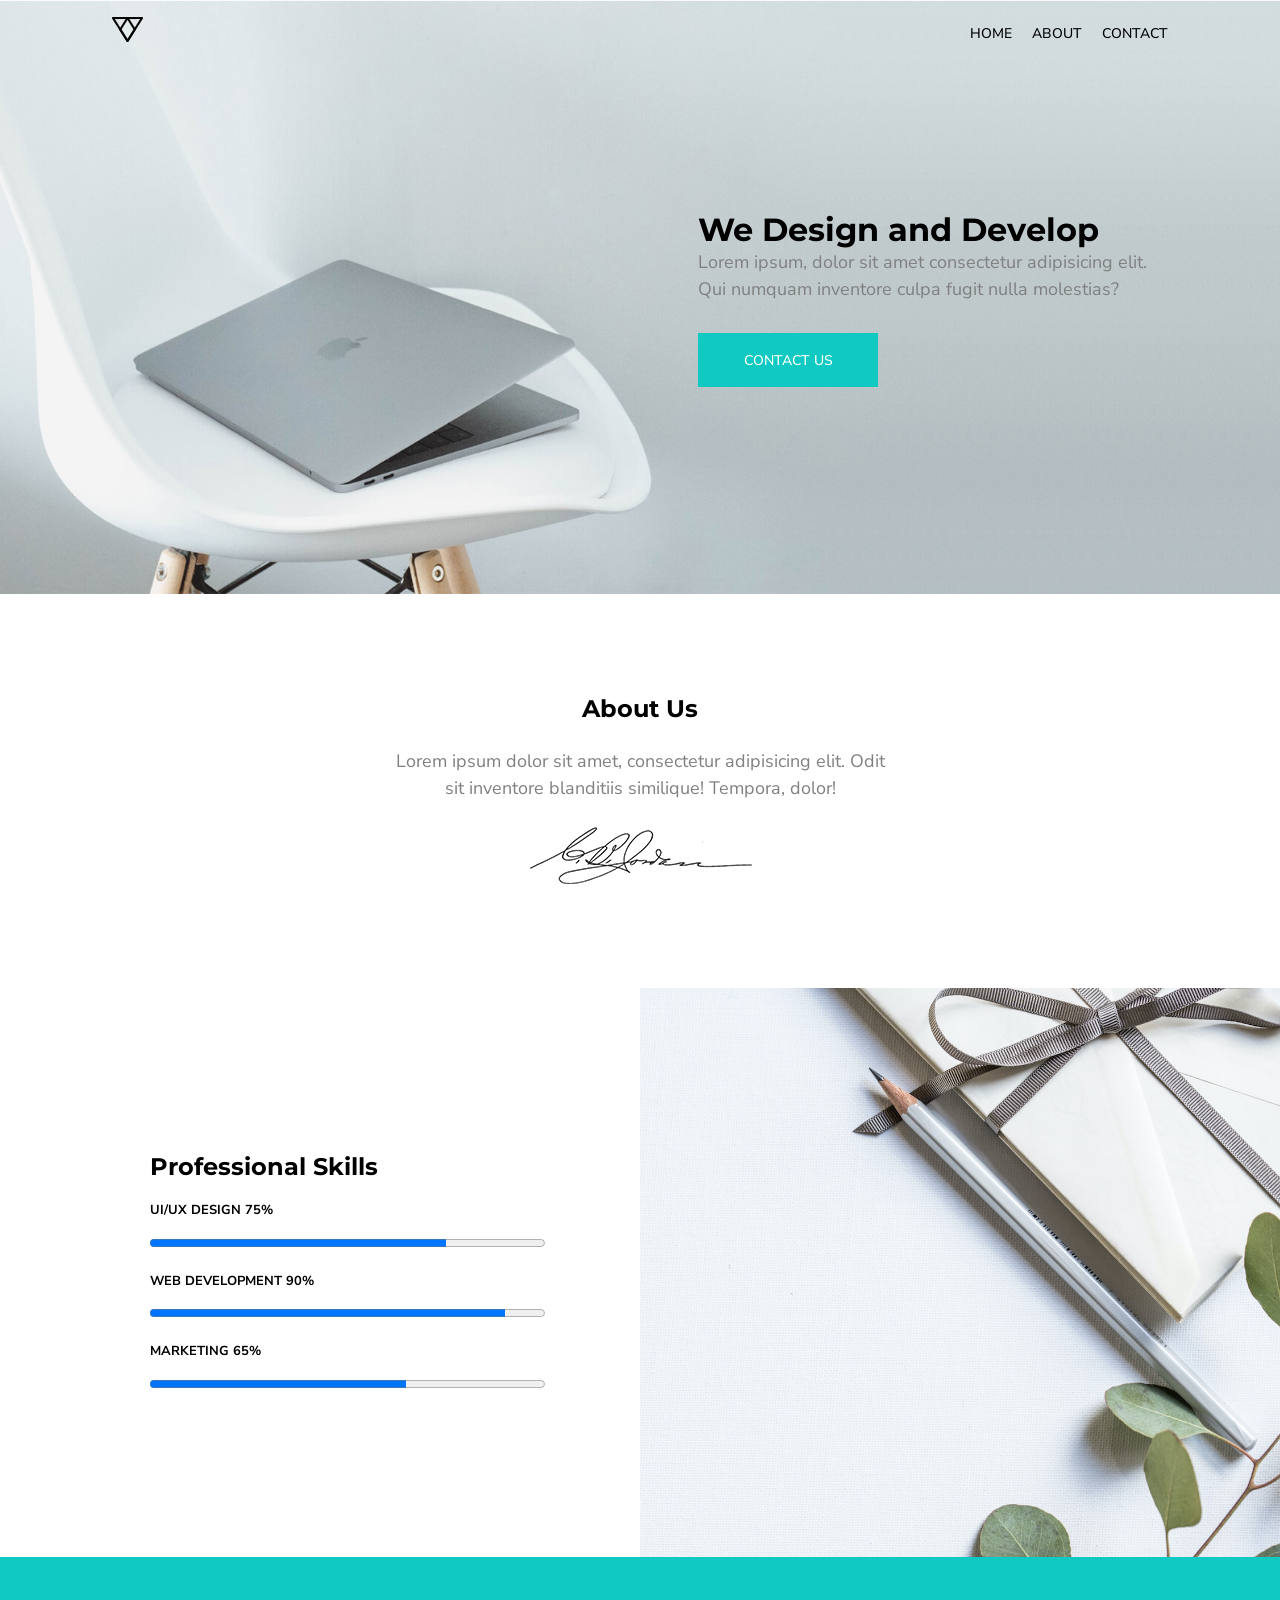
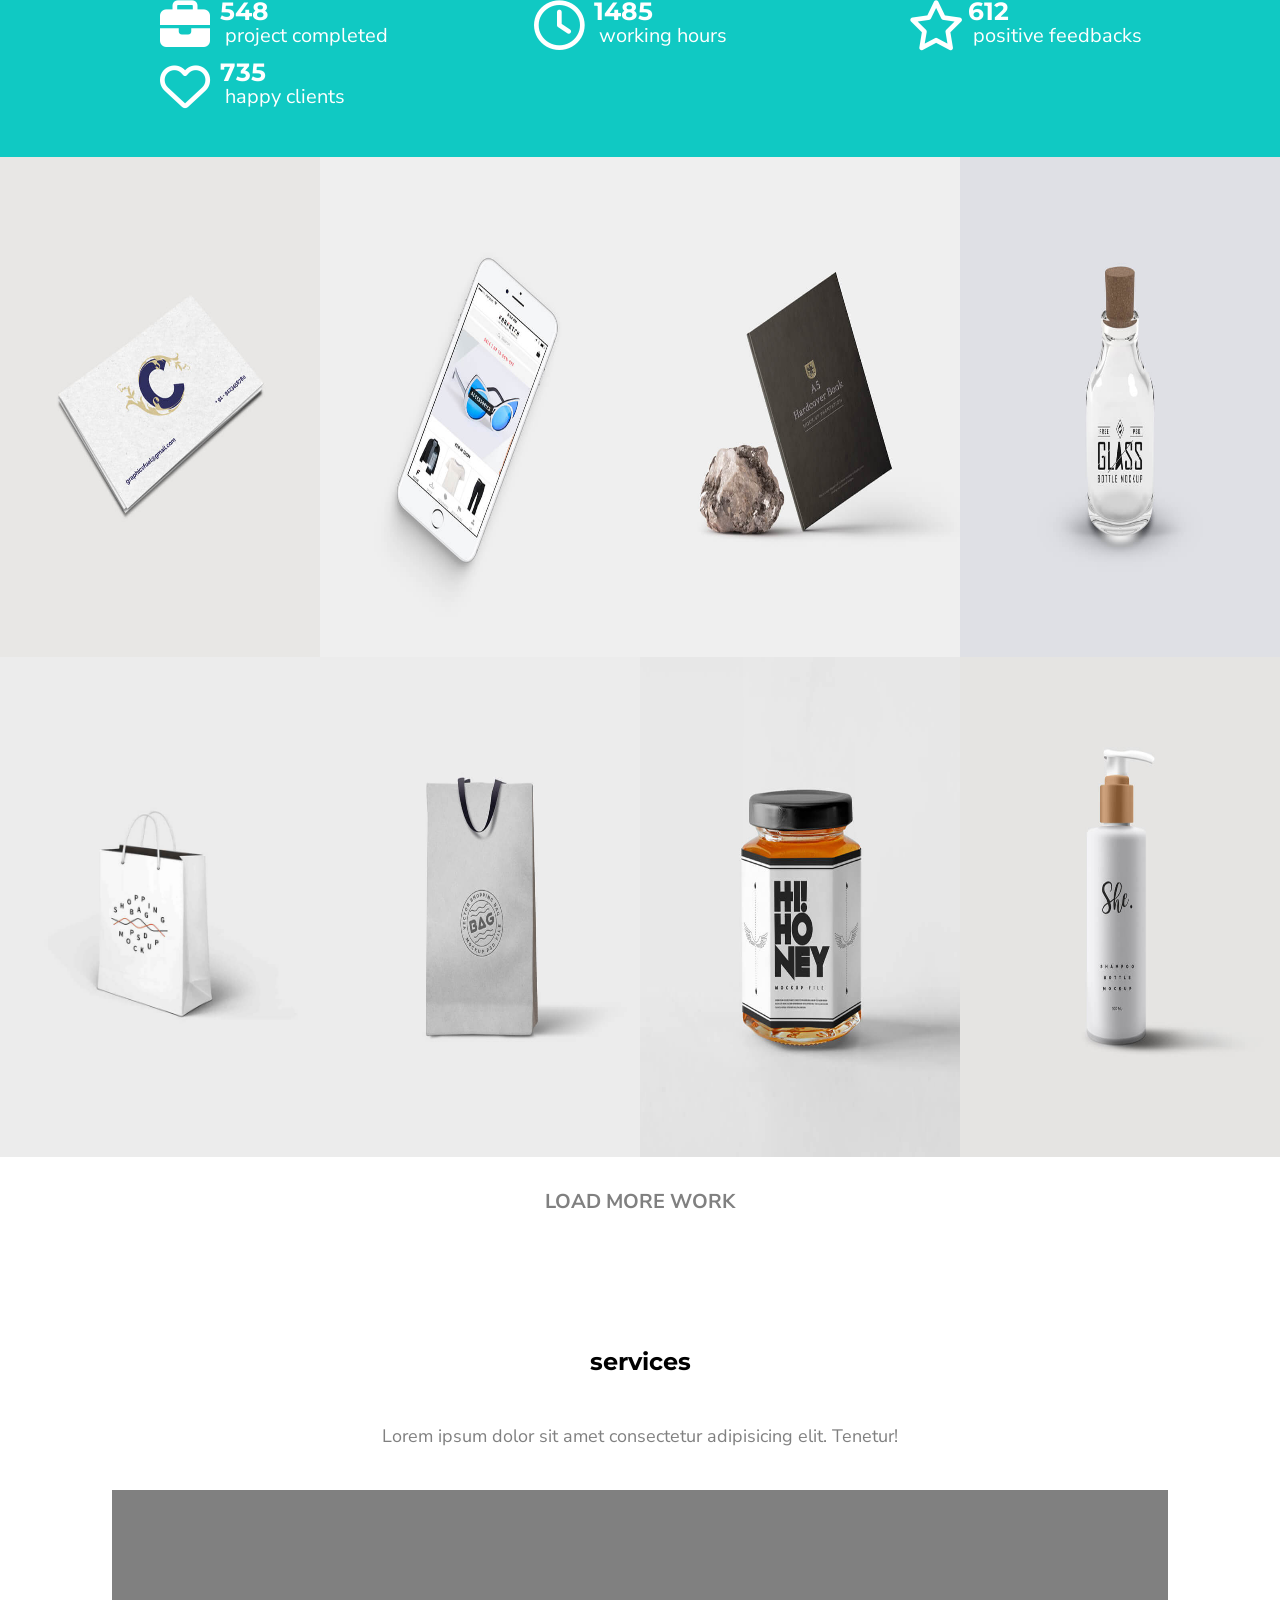
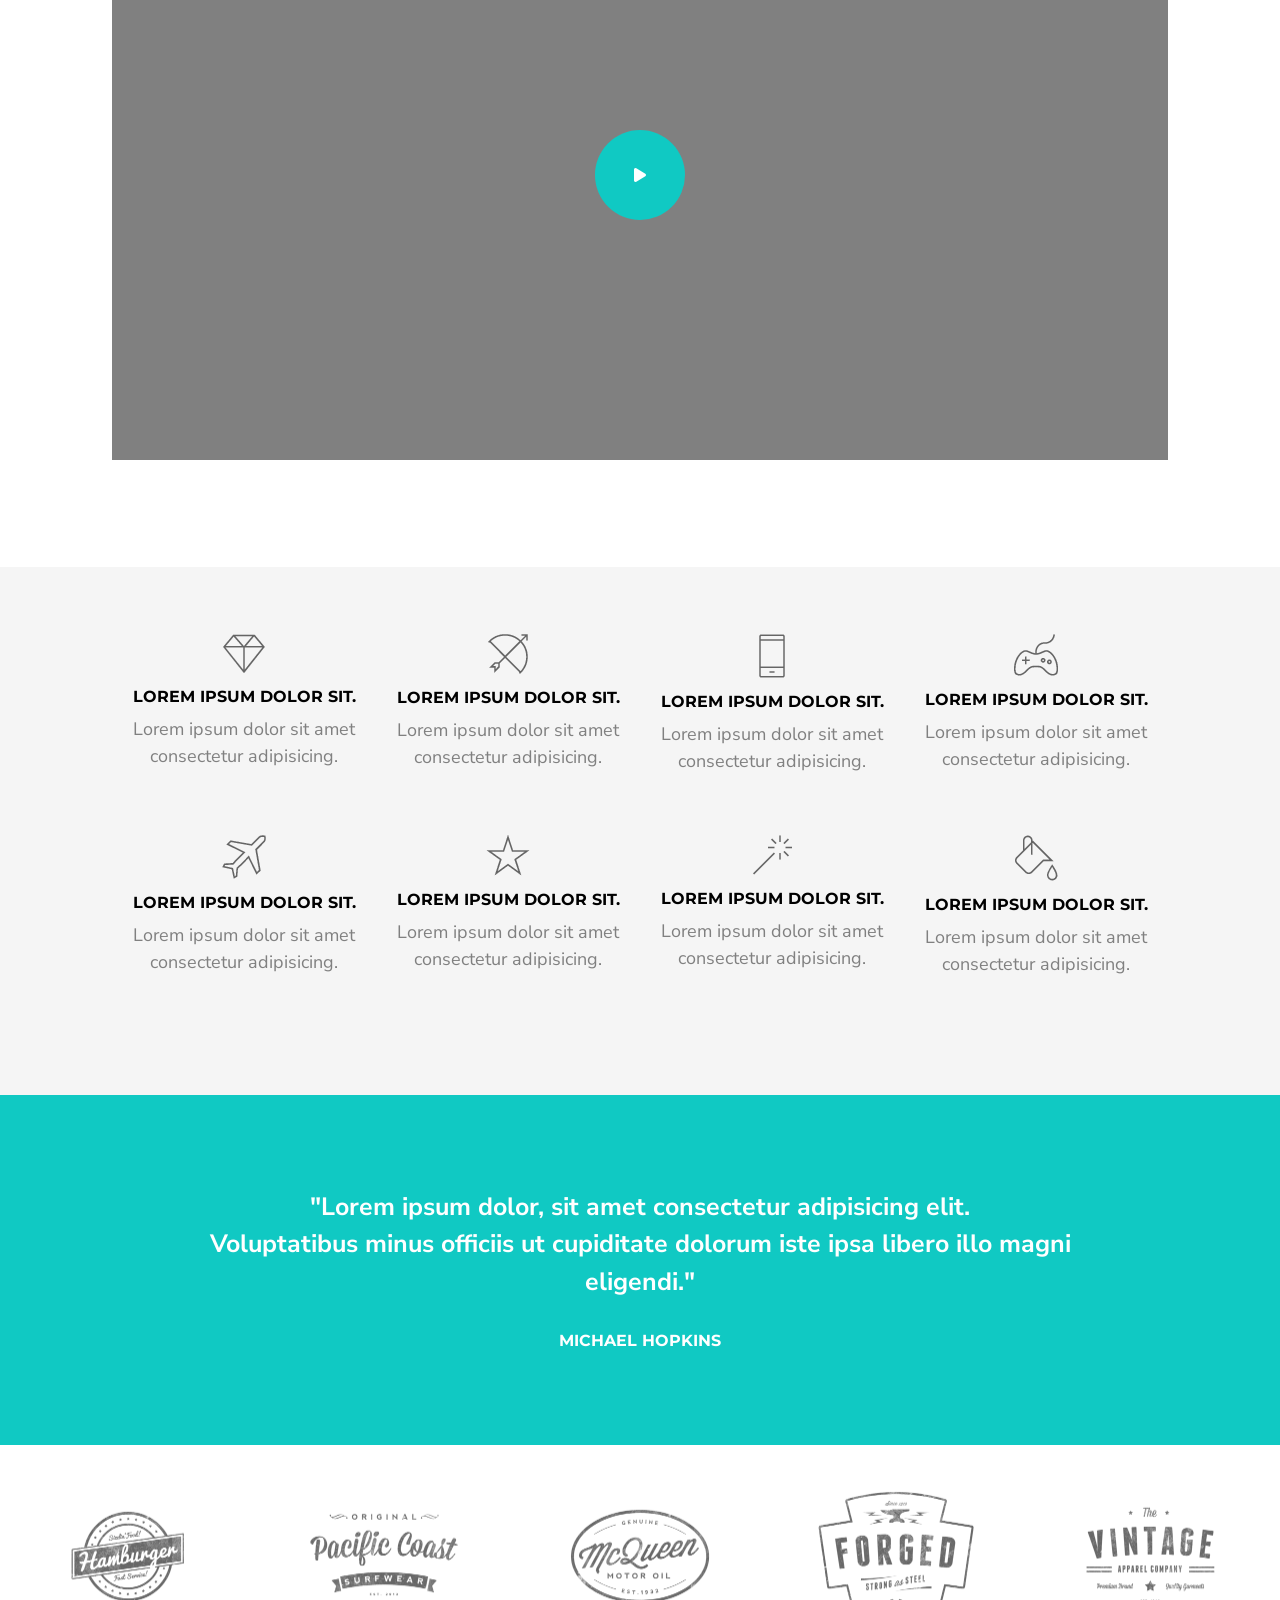
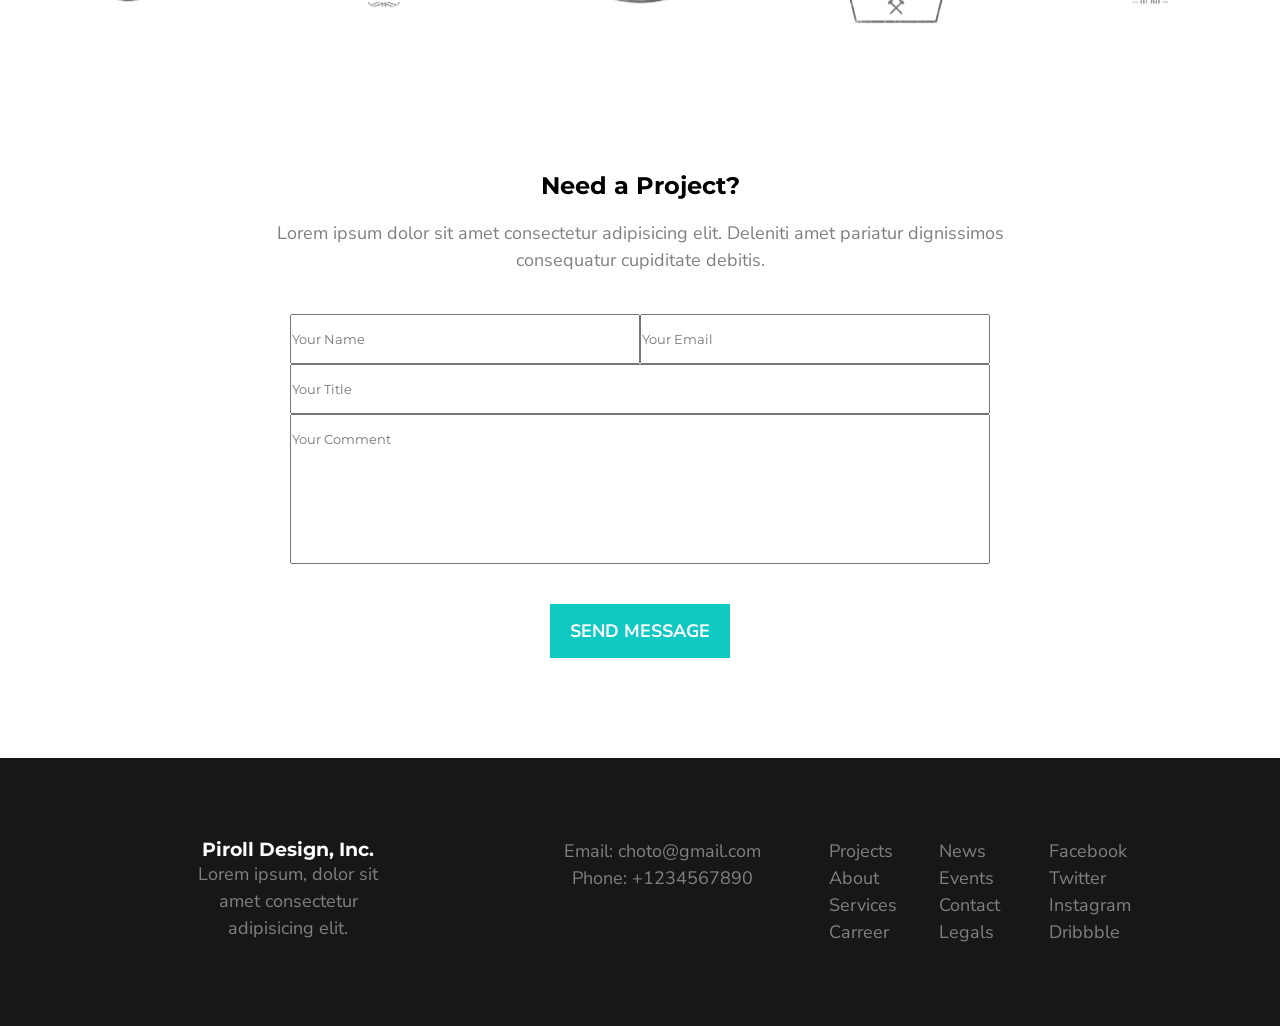
<file: index.html>
<!DOCTYPE html>
<html lang="en">

<head>
    <meta charset="UTF-8">
    <meta name="viewport" content="width=, initial-scale=1.0">
    <title>index</title>
    <link rel="stylesheet" href="https://cdnjs.cloudflare.com/ajax/libs/font-awesome/6.4.2/css/all.min.css"
        integrity="sha512-z3gLpd7yknf1YoNbCzqRKc4qyor8gaKU1qmn+CShxbuBusANI9QpRohGBreCFkKxLhei6S9CQXFEbbKuqLg0DA=="
        crossorigin="anonymous" referrerpolicy="no-referrer" />
    <link rel="preconnect" href="https://fonts.googleapis.com">
    <link rel="preconnect" href="https://fonts.gstatic.com" crossorigin>
    <link
        href="https://fonts.googleapis.com/css2?family=Montserrat:ital,wght@0,100;0,200;0,300;0,400;0,500;0,600;0,700;0,800;0,900;1,100;1,200;1,300;1,400;1,500;1,600;1,700;1,800;1,900&family=Nunito+Sans:ital,opsz,wght@0,6..12,200;0,6..12,300;0,6..12,400;0,6..12,500;0,6..12,600;0,6..12,700;0,6..12,800;0,6..12,900;0,6..12,1000;1,6..12,200;1,6..12,300;1,6..12,400;1,6..12,500;1,6..12,600;1,6..12,700;1,6..12,800;1,6..12,900;1,6..12,1000&display=swap"
        rel="stylesheet">
    <link rel="stylesheet" href="css/style.css">
</head>

<body>
    <div class="wrap">
        <header class="header">
            <div class="container">
                <nav class="nav">
                    <a class="logo" href="index.html"><img src="img/logo.png" alt=""></a>
                    <ul class="top-menu">
                        <li><a href="home.html">Home</a></li>
                        <li><a href="about.html">About</a></li>
                        <li><a href="contact.html">contact</a></li>
                    </ul>
                </nav>
                <div class="header-block">
                    <div class="header-text">
                        <h1>We Design and Develop</h1>
                        <p>Lorem ipsum, dolor sit amet consectetur adipisicing elit. Qui numquam inventore culpa fugit
                            nulla molestias?</p>
                        <a class="btn-contact" href="#">Contact us</a>
                    </div>
                </div>
            </div>
        </header>
        <main class="main">
            <section>
                <h2 class="hidden">About Us</h2>
                <div class="about">
                    <h2 class="title">About Us</h2>
                    <p class="about-text">Lorem ipsum dolor sit amet, consectetur adipisicing elit. Odit sit inventore
                        blanditiis similique! Tempora, dolor!</p>
                    <img src="img/MicrosoftTeams-image.png" alt="">
                </div>
            </section>
            <section class="block-skill">
                <h2 class="hidden">Professional Skills</h2>
                <div class="skill">
                    <h2 class="title">Professional Skills</h2>
                    <p>UI/UX Design 75%</p>
                    <progress value="75" min="0" max="100"></progress>
                    <p>Web Development 90%</p>
                    <progress value="90" min="0" max="100"></progress>
                    <p>Marketing 65%</p>
                    <progress value="65" min="0" max="100"></progress>
                </div>
                <div class="img-skill"></div>
            </section>
            <section class="services">
                <h2 class="hidden">services</h2>
                <div class="contaner block-service">
                    <div class="item">
                        <h6>548</h6>
                        <p>project completed</p>
                        <i class="fa-solid fa-briefcase"></i>
                    </div>
                    <div class="item">
                        <h6>1485</h6>
                        <p>working hours</p>
                        <i class="fa-regular fa-clock"></i>
                    </div>
                    <div class="item">
                        <h6>612</h6>
                        <p>positive feedbacks</p>
                        <i class="fa-regular fa-star"></i>
                    </div>
                    <div class="item">
                        <h6>735</h6>
                        <p>happy clients</p>
                        <i class="fa-regular fa-heart"></i>
                    </div>
                </div>
            </section>
            <section class="block-gallery">
                <h2 class="hidden">services</h2>
                <div class="gallery">
                    <div class="img-item">
                        <img src="img/portfolio-1-sm.jpg" alt="">
                        <div class="hover-block">
                            <i class="fa-regular fa-eye"></i>
                        </div>
                    </div>
                    <div class="img-item">
                        <img src="img/portfolio-2-sm.jpg" alt="">
                        <div class="hover-block">
                            <i class="fa-regular fa-eye"></i>
                        </div>
                    </div>
                    <div class="img-item">
                        <img src="img/portfolio-3-sm.jpg" alt="">
                        <div class="hover-block">
                            <i class="fa-regular fa-eye"></i>
                        </div>
                    </div>
                    <div class="img-item">
                        <img src="img/portfolio-4-sm.jpg" alt="">
                        <div class="hover-block">
                            <i class="fa-regular fa-eye"></i>
                        </div>
                    </div>
                    <div class="img-item">
                        <img src="img/portfolio-5-sm.jpg" alt="">
                        <div class="hover-block">
                            <i class="fa-regular fa-eye"></i>
                        </div>
                    </div>
                    <div class="img-item">
                        <img src="img/portfolio-6-sm.jpg" alt="">
                        <div class="hover-block">
                            <i class="fa-regular fa-eye"></i>
                        </div>
                    </div>
                    <div class="img-item">
                        <img src="img/portfolio-7-sm.jpg" alt="">
                        <div class="hover-block">
                            <i class="fa-regular fa-eye"></i>
                        </div>
                    </div>
                    <div class="img-item">
                        <img src="img/portfolio-8-sm.jpg" alt="">
                        <div class="hover-block">
                            <i class="fa-regular fa-eye"></i>
                        </div>
                    </div>
                </div>
                <a href="project.html" class="link-work">load more work</a>
            </section>
            <section class="process">
                <h2 class="title">services</h2>
                <div class="container">
                    <p>Lorem ipsum dolor sit amet consectetur adipisicing elit. Tenetur!</p>
                    <div class="video-block">
                        <div class="play"><i class="fa-solid fa-play"></i></div>
                    </div>

                </div>
            </section>
            <div class="section">
                <div class="container section-container">
                    <div class="section-box-items">
                        <img src="img/pe-7s-diamond.png" alt="">
                        <h4>Lorem ipsum dolor sit.</h4>
                        <p>Lorem ipsum dolor sit amet consectetur adipisicing.</p>
                    </div>
                    <div class="section-box-items">
                        <img src="img/pe-7s-arc.png" alt="">
                        <h4>Lorem ipsum dolor sit.</h4>
                        <p>Lorem ipsum dolor sit amet consectetur adipisicing.</p>
                    </div>
                    <div class="section-box-items">
                        <img src="img/pe-7s-phone.png" alt="">
                        <h4>Lorem ipsum dolor sit.</h4>
                        <p>Lorem ipsum dolor sit amet consectetur adipisicing.</p>
                    </div>
                    <div class="section-box-items">
                        <img src="img/pe-7s-joy.png" alt="">
                        <h4>Lorem ipsum dolor sit.</h4>
                        <p>Lorem ipsum dolor sit amet consectetur adipisicing.</p>
                    </div>
                    <div class="section-box-items">
                        <img src="img/pe-7s-plane.png" alt="">
                        <h4>Lorem ipsum dolor sit.</h4>
                        <p>Lorem ipsum dolor sit amet consectetur adipisicing.</p>
                    </div>
                    <div class="section-box-items">
                        <img src="img/pe-7s-star.png" alt="">
                        <h4>Lorem ipsum dolor sit.</h4>
                        <p>Lorem ipsum dolor sit amet consectetur adipisicing.</p>
                    </div>
                    <div class="section-box-items">
                        <img src="img/pe-7s-magic-wand.png" alt="">
                        <h4>Lorem ipsum dolor sit.</h4>
                        <p>Lorem ipsum dolor sit amet consectetur adipisicing.</p>
                    </div>
                    <div class="section-box-items">
                        <img src="img/pe-7s-paint-bucket.png" alt="">
                        <h4>Lorem ipsum dolor sit.</h4>
                        <p>Lorem ipsum dolor sit amet consectetur adipisicing.</p>
                    </div>
                </div>
            </div>
            <div class="outstanding">
                <p>"Lorem ipsum dolor, sit amet consectetur adipisicing elit. <br> Voluptatibus minus officiis ut
                    cupiditate dolorum iste ipsa libero illo magni <br> eligendi."</p>
                <h4>Michael Hopkins</h4>
            </div>
            <div class="prev-img-block">
                <img src="img/partner-logo-2-dark.png" alt="">
                <img src="img/partner-logo-1-dark.png" alt="">
                <img src="img/partner-logo-3-dark.png" alt="">
                <img src="img/partner-logo-4-dark.png" alt="">
                <img src="img/partner-logo-5-dark.png" alt="">
            </div>
            <section class="end">
                <h1>Need a Project?</h1>
                <p>Lorem ipsum dolor sit amet consectetur adipisicing elit. Deleniti amet pariatur dignissimos <br>
                    consequatur cupiditate debitis.</p>
                <div class="form">
                    <div class="email">
                        <div class="form__box">
                            <input type="text" placeholder="Your Name">
                        </div>
                        <div class="form__box">
                            <input type="email" placeholder="Your Email">
                        </div>
                    </div>
                    <div class="form__box_1">
                        <input type="text" placeholder="Your Title">
                    </div>
                    <div class="form__box_2">
                        <input type="text" placeholder="Your Comment">
                    </div>
                </div>
                <div class="btn-end-index">
                    <a href="#" class="btn-end">send message</a>
                </div>
            </section>
        </main>
        <footer class="footer">
            <div class="footer-block">
                <h3>Piroll Design, Inc.</h3>
                <p>Lorem ipsum, dolor sit amet consectetur adipisicing elit.</p>
            </div>
            <div class="footer-block">
                <p>Email: choto@gmail.com</p>
                <p>Phone: +1234567890</p>
            </div>
            <div class="footer-1-block">
                <a href="project.html">Projects</a>
                <a href="about.html">About</a>
                <a href="#">Services</a>
                <a href="#">Carreer</a>
            </div>
            <div class="footer-1-block">
                <a href="#">News</a>
                <a href="#">Events</a>
                <a href="contact.html">Contact</a>
                <a href="#">Legals</a>
            </div>
            <div class="footer-1-block">
                <a href="#">Facebook</a>
                <a href="#">Twitter</a>
                <a href="#">Instagram</a>
                <a href="#">Dribbble</a>
            </div>
        </footer>
    </div>
</body>

</html>
</file>
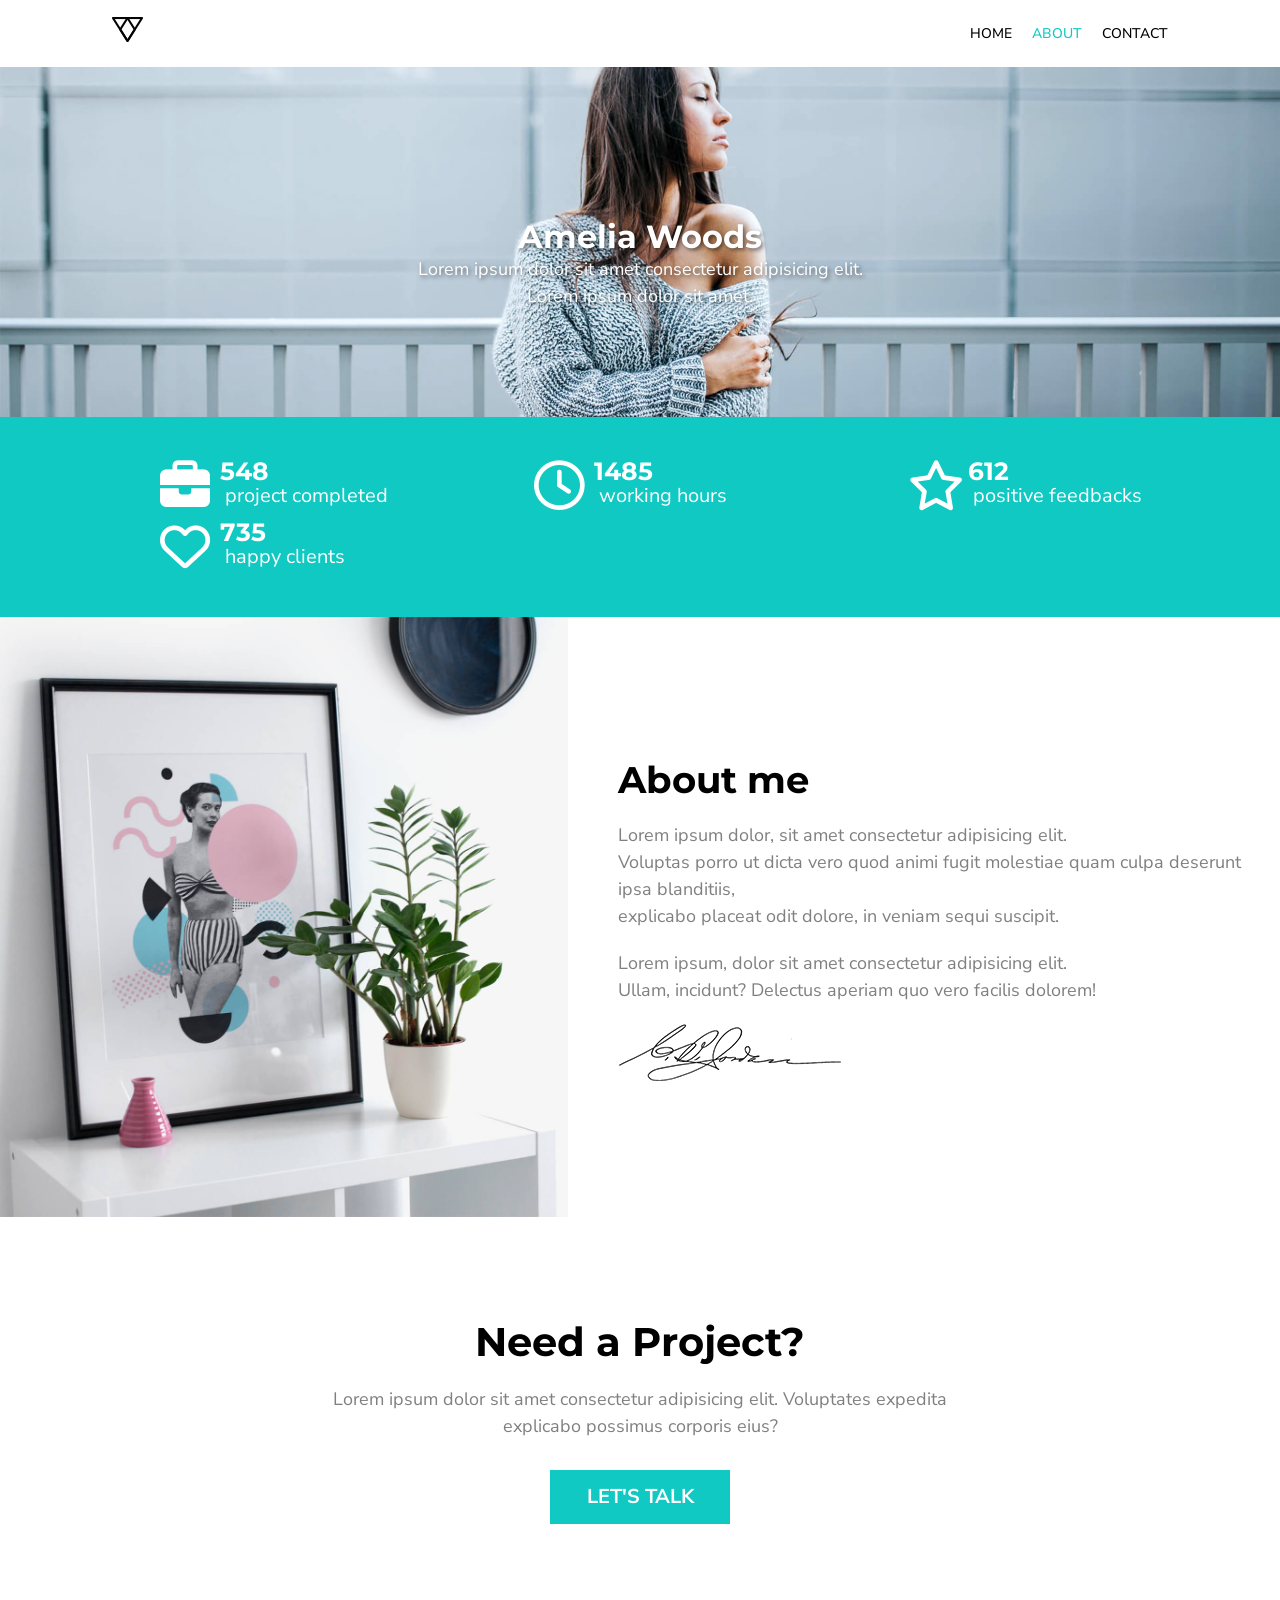
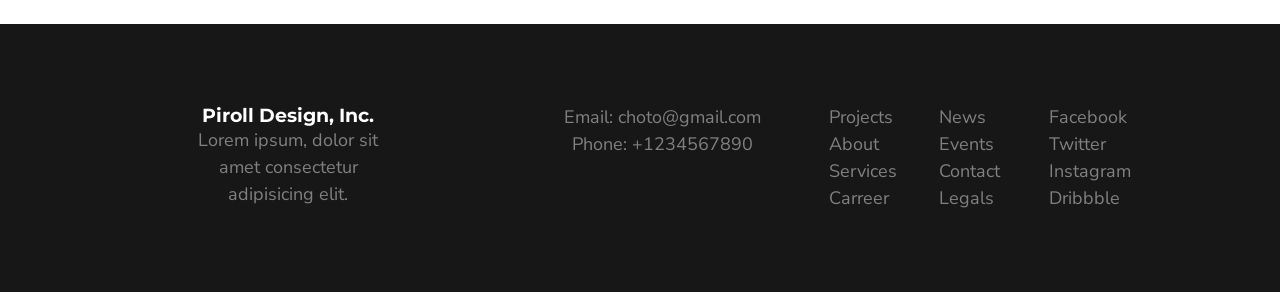
<file: about.html>
<!DOCTYPE html>
<html lang="en">

<head>
    <meta charset="UTF-8">
    <meta name="viewport" content="width=, initial-scale=1.0">
    <title>about</title>
    <link rel="stylesheet" href="https://cdnjs.cloudflare.com/ajax/libs/font-awesome/6.4.2/css/all.min.css"
        integrity="sha512-z3gLpd7yknf1YoNbCzqRKc4qyor8gaKU1qmn+CShxbuBusANI9QpRohGBreCFkKxLhei6S9CQXFEbbKuqLg0DA=="
        crossorigin="anonymous" referrerpolicy="no-referrer" />
    <link rel="preconnect" href="https://fonts.googleapis.com">
    <link rel="preconnect" href="https://fonts.gstatic.com" crossorigin>
    <link
        href="https://fonts.googleapis.com/css2?family=Montserrat:ital,wght@0,100;0,200;0,300;0,400;0,500;0,600;0,700;0,800;0,900;1,100;1,200;1,300;1,400;1,500;1,600;1,700;1,800;1,900&family=Nunito+Sans:ital,opsz,wght@0,6..12,200;0,6..12,300;0,6..12,400;0,6..12,500;0,6..12,600;0,6..12,700;0,6..12,800;0,6..12,900;0,6..12,1000;1,6..12,200;1,6..12,300;1,6..12,400;1,6..12,500;1,6..12,600;1,6..12,700;1,6..12,800;1,6..12,900;1,6..12,1000&display=swap"
        rel="stylesheet">
    <link rel="stylesheet" href="css/style.css">
</head>

<body>
    <div class="wrap">
        <header class="header-about">
            <div class="container">
                <nav class="nav">
                    <a class="logo" href="index.html"><img src="img/logo.png" alt=""></a>
                    <ul class="top-menu">
                        <li><a href="home.html">Home</a></li>
                        <li class="color-menu"><a href="about.html">About</a></li>
                        <li><a href="contact.html">contact</a></li>
                    </ul>
                </nav>
            </div>
            <div class="header-block-about">
                <div class="header-text-about">
                    <h1>Amelia Woods</h1>
                    <p>Lorem ipsum dolor sit amet consectetur adipisicing elit.</p>
                    <p>Lorem ipsum dolor sit amet.</p>
                </div>
            </div>
        </header>
        <main>
            <section class="services">
                <h2 class="hidden">services</h2>
                <div class="contaner block-service">
                    <div class="item">
                        <h6>548</h6>
                        <p>project completed</p>
                        <i class="fa-solid fa-briefcase"></i>
                    </div>
                    <div class="item">
                        <h6>1485</h6>
                        <p>working hours</p>
                        <i class="fa-regular fa-clock"></i>
                    </div>
                    <div class="item">
                        <h6>612</h6>
                        <p>positive feedbacks</p>
                        <i class="fa-regular fa-star"></i>
                    </div>
                    <div class="item">
                        <h6>735</h6>
                        <p>happy clients</p>
                        <i class="fa-regular fa-heart"></i>
                    </div>
                </div>
            </section>
            <section class="img-text-about">
                <h2 class="hidden">img-about</h2>
                <div class="img-about"></div>
                <div class="text-about">
                    <h1>About me</h1>
                    <p>Lorem ipsum dolor, sit amet consectetur adipisicing elit. <br>Voluptas porro ut dicta vero quod
                        animi fugit molestiae quam culpa deserunt ipsa blanditiis,<br> explicabo placeat odit dolore, in
                        veniam sequi suscipit.</p>
                    <p>Lorem ipsum, dolor sit amet consectetur adipisicing elit.<br> Ullam, incidunt? Delectus aperiam
                        quo vero facilis dolorem!</p>
                    <img src="img/MicrosoftTeams-image.png" alt="">
                </div>
            </section>
            <section class="end-section-about">
                <h2 class="hidden">text</h2>
                <div class="end-about">
                    <div class="text-end-about">
                        <h1>Need a Project?</h1>
                        <p>Lorem ipsum dolor sit amet consectetur adipisicing elit. Voluptates expedita <br> explicabo
                            possimus corporis eius?</p>
                    </div>
                </div>
                <div class="btn-end-about">
                    <a href="#" class="btn-about">let's talk</a>
                </div>
            </section>
        </main>
        <footer class="footer">
            <div class="footer-block">
                <h3>Piroll Design, Inc.</h3>
                <p>Lorem ipsum, dolor sit amet consectetur adipisicing elit.</p>
            </div>
            <div class="footer-block">
                <p>Email: choto@gmail.com</p>
                <p>Phone: +1234567890</p>
            </div>
            <div class="footer-1-block">
                <a href="project.html">Projects</a>
                <a href="about.html">About</a>
                <a href="#">Services</a>
                <a href="#">Carreer</a>
            </div>
            <div class="footer-1-block">
                <a href="#">News</a>
                <a href="#">Events</a>
                <a href="contact.html">Contact</a>
                <a href="#">Legals</a>
            </div>
            <div class="footer-1-block">
                <a href="#">Facebook</a>
                <a href="#">Twitter</a>
                <a href="#">Instagram</a>
                <a href="#">Dribbble</a>
            </div>
        </footer>
    </div>
</body>

</html>
</file>
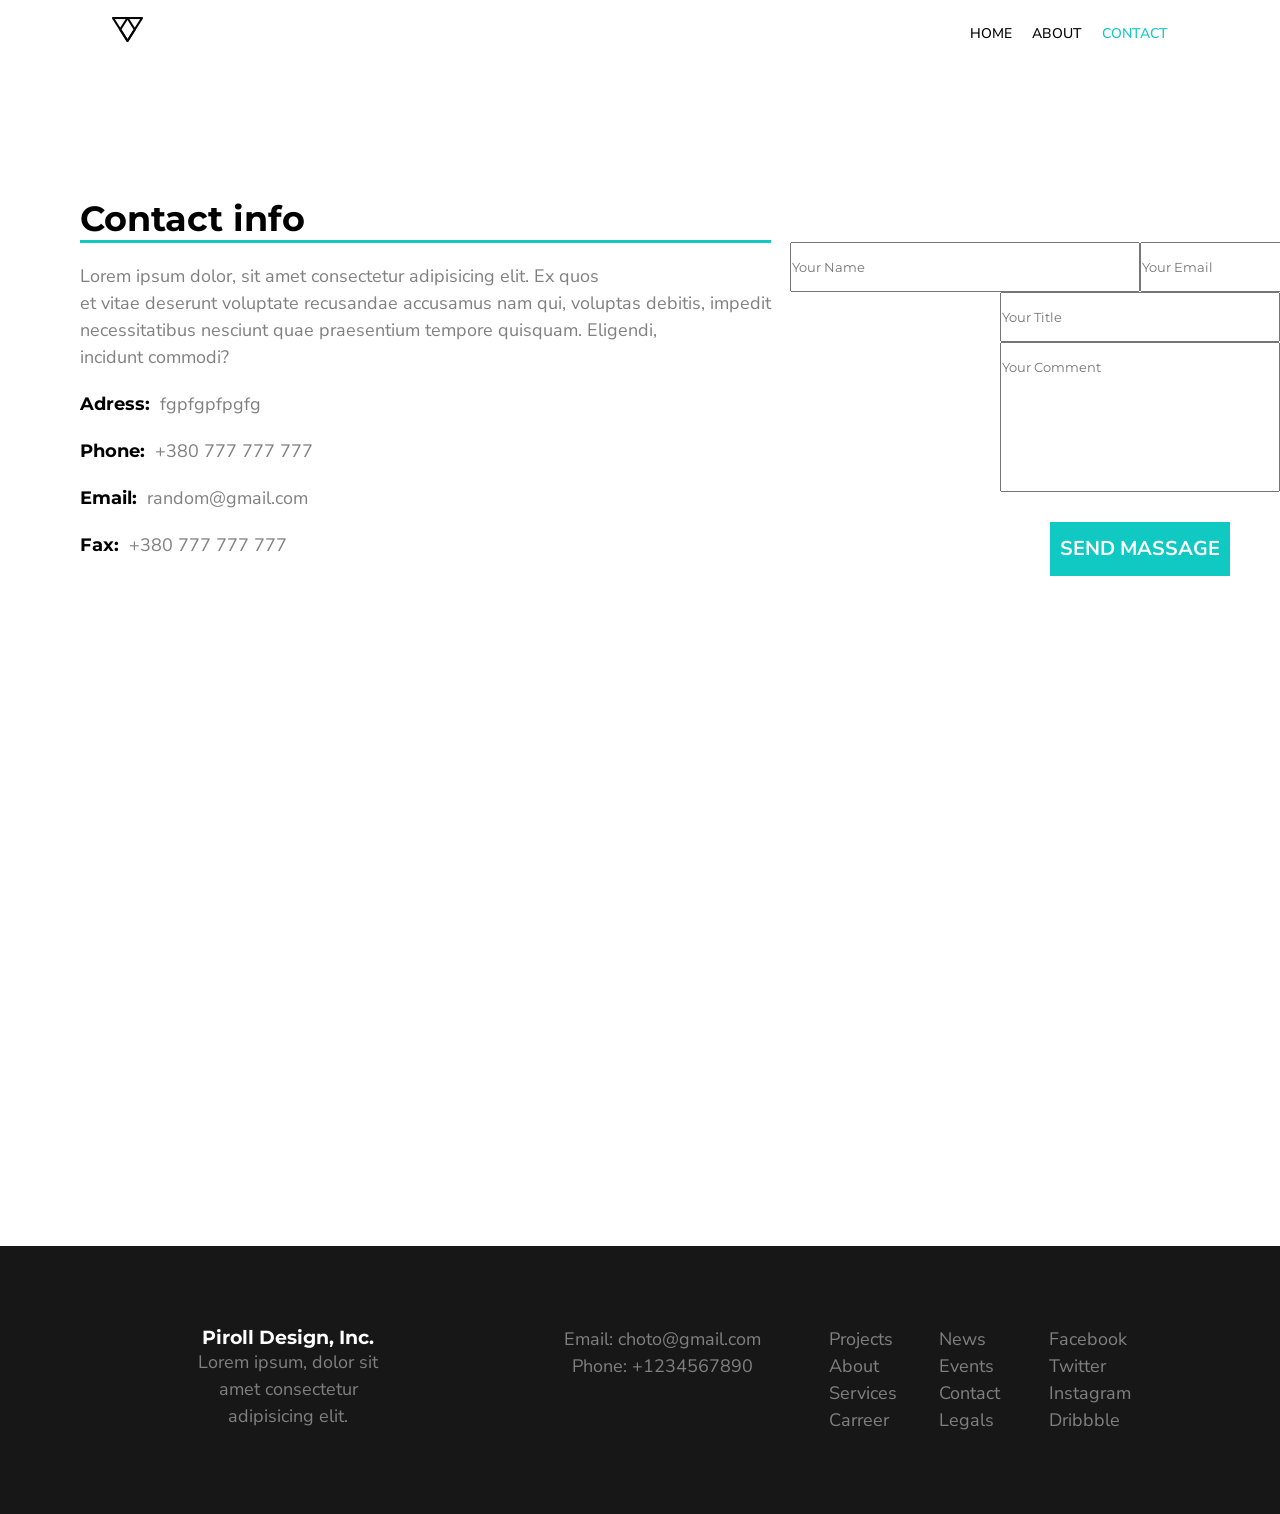
<file: contact.html>
<!DOCTYPE html>
<html lang="en">

<head>
    <title>contact</title>
    <link rel="stylesheet" href="https://cdnjs.cloudflare.com/ajax/libs/font-awesome/6.4.2/css/all.min.css"
        integrity="sha512-z3gLpd7yknf1YoNbCzqRKc4qyor8gaKU1qmn+CShxbuBusANI9QpRohGBreCFkKxLhei6S9CQXFEbbKuqLg0DA=="
        crossorigin="anonymous" referrerpolicy="no-referrer" />
    <link rel="preconnect" href="https://fonts.googleapis.com">
    <link rel="preconnect" href="https://fonts.gstatic.com" crossorigin>
    <link
        href="https://fonts.googleapis.com/css2?family=Montserrat:ital,wght@0,100;0,200;0,300;0,400;0,500;0,600;0,700;0,800;0,900;1,100;1,200;1,300;1,400;1,500;1,600;1,700;1,800;1,900&family=Nunito+Sans:ital,opsz,wght@0,6..12,200;0,6..12,300;0,6..12,400;0,6..12,500;0,6..12,600;0,6..12,700;0,6..12,800;0,6..12,900;0,6..12,1000;1,6..12,200;1,6..12,300;1,6..12,400;1,6..12,500;1,6..12,600;1,6..12,700;1,6..12,800;1,6..12,900;1,6..12,1000&display=swap"
        rel="stylesheet">
    <link rel="stylesheet" href="css/style.css">
</head>

<body>
    <div class="wrap">
        <header class="header-home">
            <div class="container">
                <nav class="nav">
                    <a class="logo" href="index.html"><img src="img/logo.png" alt=""></a>
                    <ul class="top-menu">
                        <li><a href="home.html">Home</a></li>
                        <li><a href="about.html">About</a></li>
                        <li class="color-menu"><a href="contact.html">contact</a></li>
                    </ul>
                </nav>
            </div>
        </header>
        <main>
            <section class="end-contact">
                <div class="container-contact"></div>
                <div class="text-contact">
                    <h1>Contact info</h1>
                    <div class="text-contac-line"></div>
                    <p>Lorem ipsum dolor, sit amet consectetur adipisicing elit. Ex quos <br> et vitae deserunt
                        voluptate recusandae accusamus nam qui, voluptas debitis, impedit <br> necessitatibus nesciunt
                        quae praesentium tempore quisquam. Eligendi, <br> incidunt commodi?</p>
                    <div class="header-contact-info">
                        <p><span>Adress:</span>fgpfgpfpgfg</p>
                        <p><span>Phone:</span>+380 777 777 777</p>
                        <p><span>Email:</span>random@gmail.com</p>
                        <p><span>Fax:</span>+380 777 777 777</p>
                    </div>
                </div>
                <div class="form-contact">
                    <div class="email-contact">
                        <div class="form__box-contact">
                            <input type="text" placeholder="Your Name">
                        </div>
                        <div class="form__box-contact">
                            <input type="email" placeholder="Your Email">
                        </div>
                    </div>
                    <div class="form__box_1-contact">
                        <input type="text" placeholder="Your Title">
                    </div>
                    <div class="form__box_2-contact">
                        <input type="text" placeholder="Your Comment">
                    </div>
                    <div class="btn-end-about">
                        <a href="#" class="btn-about">send massage</a>
                    </div>
                </div>

    </div>
    </section>
    <section class="map-contact">
        <iframe
            src="https://www.google.com/maps/embed?pb=!1m14!1m12!1m3!1d3344480.1244982807!2d27.76774468201054!3d49.47883117812603!2m3!1f0!2f0!3f0!3m2!1i1024!2i768!4f13.1!5e0!3m2!1suk!2sua!4v1712683973482!5m2!1suk!2sua"
            width="1170" height="480" style="border:0;" allowfullscreen="" loading="lazy"
            referrerpolicy="no-referrer-when-downgrade"></iframe>
    </section>
    <footer class="footer">
        <div class="footer-block">
            <h3>Piroll Design, Inc.</h3>
            <p>Lorem ipsum, dolor sit amet consectetur adipisicing elit.</p>
        </div>
        <div class="footer-block">
            <p>Email: choto@gmail.com</p>
            <p>Phone: +1234567890</p>
        </div>
        <div class="footer-1-block">
            <a href="project.html">Projects</a>
            <a href="about.html">About</a>
            <a href="#">Services</a>
            <a href="#">Carreer</a>
        </div>
        <div class="footer-1-block">
            <a href="#">News</a>
            <a href="#">Events</a>
            <a href="contact.html">Contact</a>
            <a href="#">Legals</a>
        </div>
        <div class="footer-1-block">
            <a href="#">Facebook</a>
            <a href="#">Twitter</a>
            <a href="#">Instagram</a>
            <a href="#">Dribbble</a>
        </div>
    </footer>
    </main>
    </div>
</body>

</html>
</file>
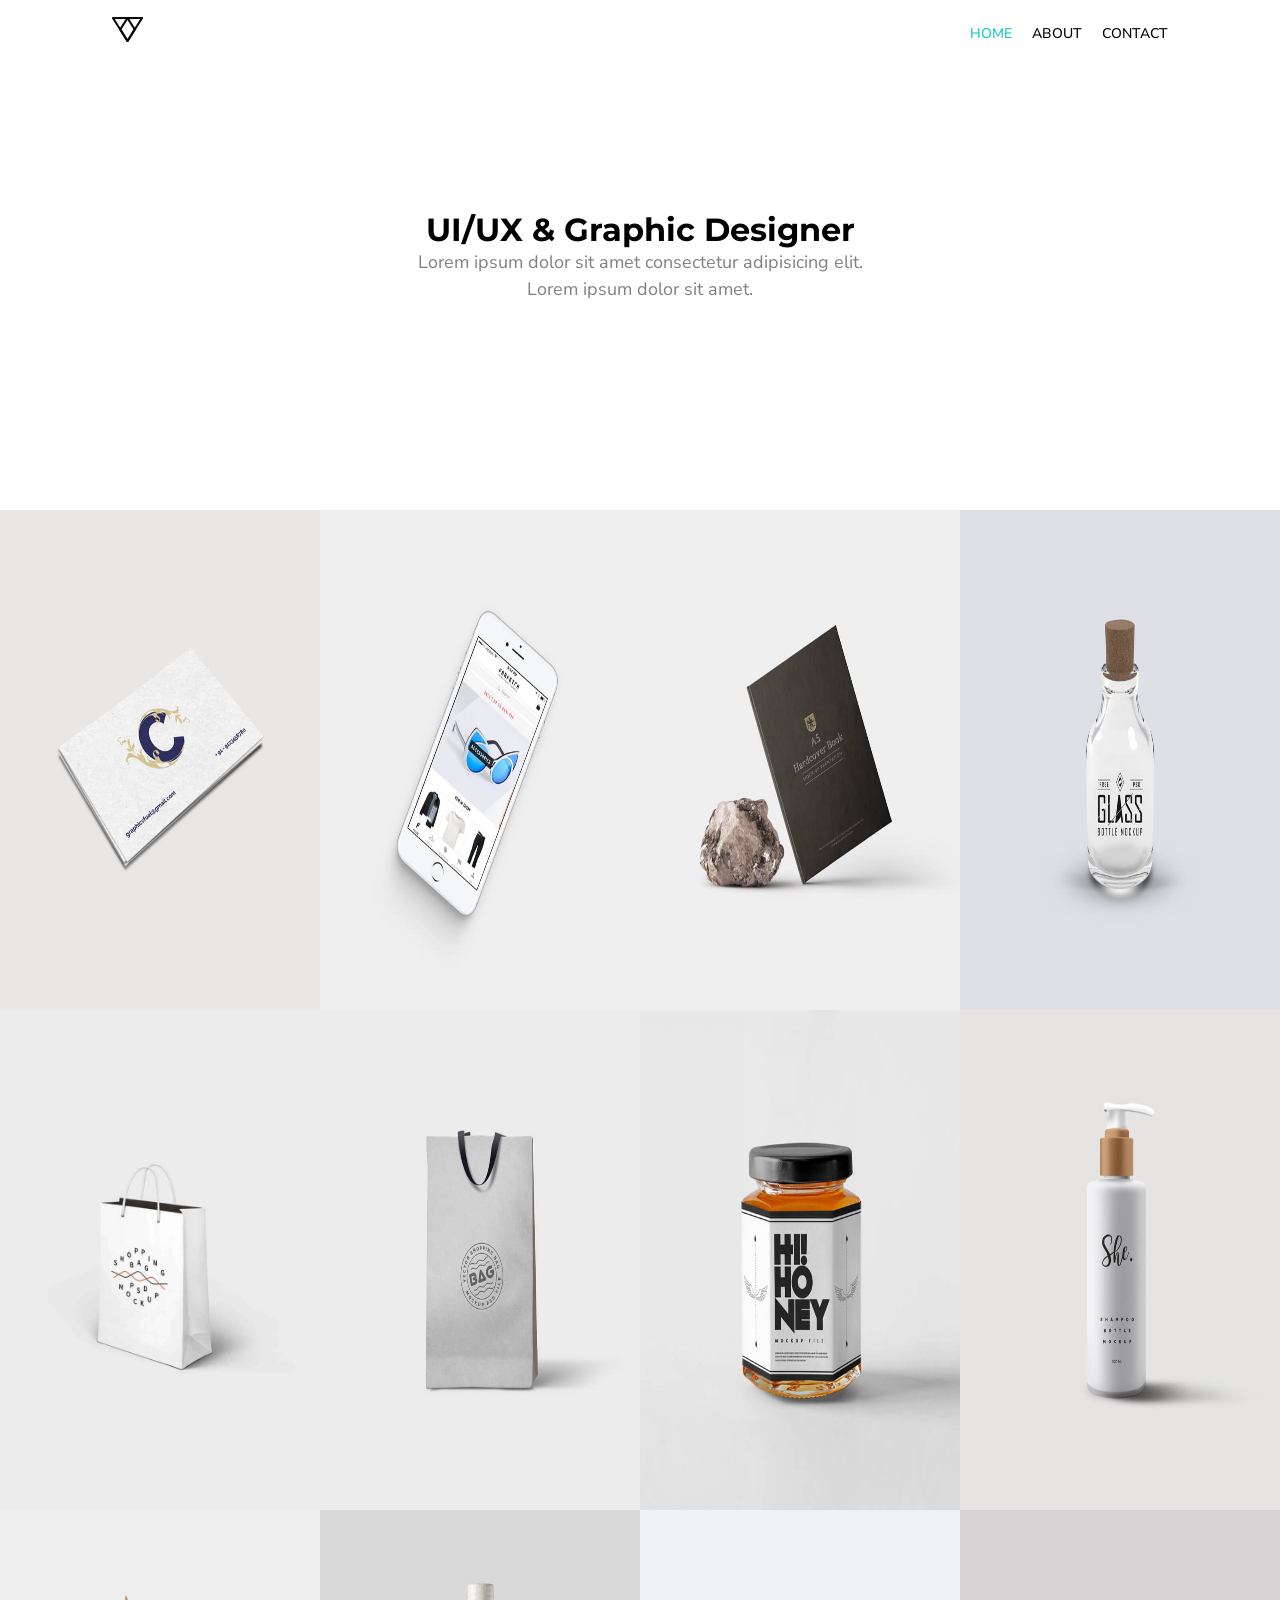
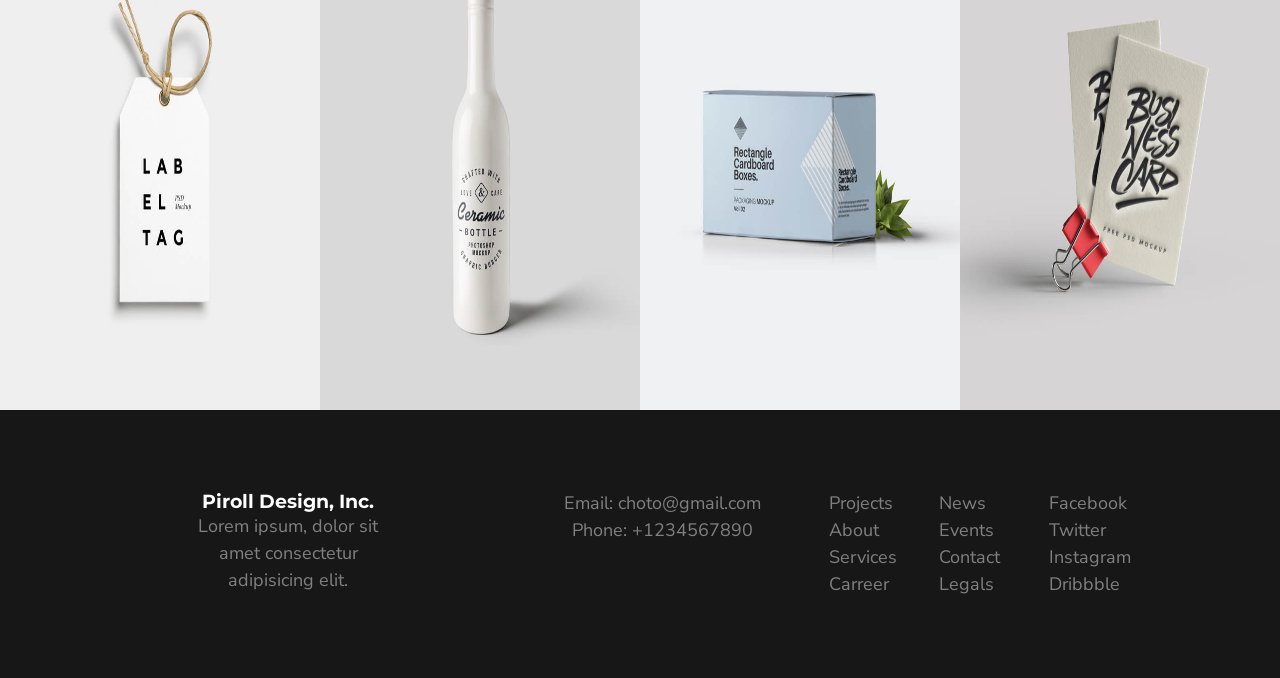
<file: home.html>
<!DOCTYPE html>
<html lang="en">

<head>
    <meta charset="UTF-8">
    <meta name="viewport" content="width=device-width, initial-scale=1.0">
    <title>home</title>
    <link rel="stylesheet" href="https://cdnjs.cloudflare.com/ajax/libs/font-awesome/6.4.2/css/all.min.css"
        integrity="sha512-z3gLpd7yknf1YoNbCzqRKc4qyor8gaKU1qmn+CShxbuBusANI9QpRohGBreCFkKxLhei6S9CQXFEbbKuqLg0DA=="
        crossorigin="anonymous" referrerpolicy="no-referrer" />
    <link rel="preconnect" href="https://fonts.googleapis.com">
    <link rel="preconnect" href="https://fonts.gstatic.com" crossorigin>
    <link
        href="https://fonts.googleapis.com/css2?family=Montserrat:ital,wght@0,100;0,200;0,300;0,400;0,500;0,600;0,700;0,800;0,900;1,100;1,200;1,300;1,400;1,500;1,600;1,700;1,800;1,900&family=Nunito+Sans:ital,opsz,wght@0,6..12,200;0,6..12,300;0,6..12,400;0,6..12,500;0,6..12,600;0,6..12,700;0,6..12,800;0,6..12,900;0,6..12,1000;1,6..12,200;1,6..12,300;1,6..12,400;1,6..12,500;1,6..12,600;1,6..12,700;1,6..12,800;1,6..12,900;1,6..12,1000&display=swap"
        rel="stylesheet">
    <link rel="stylesheet" href="css/style.css">
</head>

<body>
    <div class="wrap">
        <header class="header-home">
            <div class="container">
                <nav class="nav">
                    <a class="logo" href="index.html"><img src="img/logo.png" alt=""></a>
                    <ul class="top-menu">
                        <li class="color-menu"><a href="home.html">Home</a></li>
                        <li><a href="about.html">About</a></li>
                        <li><a href="contact.html">contact</a></li>
                    </ul>
                </nav>
                <div class="header-block-home">
                    <div class="header-text">
                        <h1>UI/UX & Graphic Designer</h1>
                        <p>Lorem ipsum dolor sit amet consectetur adipisicing elit.</p>
                        <p>Lorem ipsum dolor sit amet.</p>
                    </div>
                </div>
            </div>
        </header>
        <main>
            <section class="block-gallery">
                <h2 class="hidden">services</h2>
                <div class="gallery">
                    <div class="img-item">
                        <img src="img/portfolio-1-sm.jpg" alt="">
                        <div class="hover-block-home">
                            <i class="fa-regular fa-eye"></i>
                        </div>
                    </div>
                    <div class="img-item">
                        <img src="img/portfolio-2-sm.jpg" alt="">
                        <div class="hover-block-home">
                            <i class="fa-regular fa-eye"></i>
                        </div>
                    </div>
                    <div class="img-item">
                        <img src="img/portfolio-3-sm.jpg" alt="">
                        <div class="hover-block-home">
                            <i class="fa-regular fa-eye"></i>
                        </div>
                    </div>
                    <div class="img-item">
                        <img src="img/portfolio-4-sm.jpg" alt="">
                        <div class="hover-block-home">
                            <i class="fa-regular fa-eye"></i>
                        </div>
                    </div>
                    <div class="img-item">
                        <img src="img/portfolio-5-sm.jpg" alt="">
                        <div class="hover-block-home">
                            <i class="fa-regular fa-eye"></i>
                        </div>
                    </div>
                    <div class="img-item">
                        <img src="img/portfolio-6-sm.jpg" alt="">
                        <div class="hover-block-home">
                            <i class="fa-regular fa-eye"></i>
                        </div>
                    </div>
                    <div class="img-item">
                        <img src="img/portfolio-7-sm.jpg" alt="">
                        <div class="hover-block-home">
                            <i class="fa-regular fa-eye"></i>
                        </div>
                    </div>
                    <div class="img-item">
                        <img src="img/portfolio-8-sm.jpg" alt="">
                        <div class="hover-block-home">
                            <i class="fa-regular fa-eye"></i>
                        </div>
                    </div>
                    <div class="img-item">
                        <img src="img/portfolio-9-sm.jpg" alt="">
                        <div class="hover-block-home">
                            <i class="fa-regular fa-eye"></i>
                        </div>
                    </div>
                    <div class="img-item">
                        <img src="img/portfolio-10-sm.jpg" alt="">
                        <div class="hover-block-home">
                            <i class="fa-regular fa-eye"></i>
                        </div>
                    </div>
                    <div class="img-item">
                        <img src="img/portfolio-11-sm.jpg" alt="">
                        <div class="hover-block-home">
                            <i class="fa-regular fa-eye"></i>
                        </div>
                    </div>
                    <div class="img-item">
                        <img src="img/portfolio-12-sm.jpg" alt="">
                        <div class="hover-block-home">
                            <i class="fa-regular fa-eye"></i>
                        </div>
                    </div>
                </div>
            </section>
        </main>
        <footer class="footer">
            <div class="footer-block">
                <h3>Piroll Design, Inc.</h3>
                <p>Lorem ipsum, dolor sit amet consectetur adipisicing elit.</p>
            </div>
            <div class="footer-block">
                <p>Email: choto@gmail.com</p>
                <p>Phone: +1234567890</p>
            </div>
            <div class="footer-1-block">
                <a href="project.html">Projects</a>
                <a href="about.html">About</a>
                <a href="#">Services</a>
                <a href="#">Carreer</a>
            </div>
            <div class="footer-1-block">
                <a href="#">News</a>
                <a href="#">Events</a>
                <a href="contact.html">Contact</a>
                <a href="#">Legals</a>
            </div>
            <div class="footer-1-block">
                <a href="#">Facebook</a>
                <a href="#">Twitter</a>
                <a href="#">Instagram</a>
                <a href="#">Dribbble</a>
            </div>
        </footer>
    </div>
</body>

</html>
</file>
<file: css/style.css>
/* index */
* {
    box-sizing: border-box;
    margin: 0;
    padding: 0;
    list-style: none;
    font-family: 'Montserrat', sans-serif;
    text-decoration: none;
    transition: 1s;
}

a {
    font-family: 'Nunito Sans', sans-serif;
    color: gray;
    font-size: 18px;
    line-height: 1.5;
}

p {
    font-family: 'Nunito Sans', sans-serif;
    color: gray;
    font-size: 18px;
    line-height: 1.5;
}
.container {
    max-width: 1070px;
    margin: auto;
    padding: 7px;
}

.header {
    background: url(../img/banner-bg.jpg)center/cover no-repeat;
}

.nav {
    display: flex;
    align-items: center;
    justify-content: space-between;
    padding: 10px 0;
}

.top-menu {
    display: flex;
    gap: 20px;
}

.top-menu a {
    color: black;
    font-size: 14px;
    text-transform: uppercase;
    font-weight: 500;
}

.top-menu a:hover {
    color: #10c9c3;
}
.header-text {
    width: 470px; 
}
.header-block {
    display: flex;
    justify-content: flex-end;
    padding: 150px 0 200px;
}

.btn-contact {
    width: 180px ;
    height: 54px;
    background-color: #10c9c3;
    display: flex;
    justify-content: center;
    align-items: center;
    color: white;
    text-transform: uppercase;
    font-size: 14px;
    font-weight: 500;
    margin-top: 30px;
}
.about {
    text-align: center;
    padding: 100px;
}
.about-text {
    padding: 25px 0;
    margin: auto;
    width: 500px;
}
.hidden {
    display: none;
}

.block-skill {
    display: flex;
}
.skill {
    width: 50%;
    padding: 164px 95px 164px 150px;
}
.img-skill {
    width: 50%;
    background: url(../img/box_skills_img.jpg) center/cover no-repeat;
}
.skill progress {
    width: 100%;
}
progress {
    width: 100%;
}
.skill p {
    color: black;
    font-weight: bold;
    text-transform: uppercase;
    font-size: 13px;
    margin: 20px 0 12px 0;
}

.services {
    width: 100%;
    height: 200px;
    background-color: #10c9c3;
    display: flex;
    align-items: center;
    justify-content: center;
}

.item {
    display: inline-block;
    margin-right: 160px;
    margin-left: 160px;
    font-size: 50px;
    color: white;
}

.item h6 {
    position: absolute;
    padding-left: 60px;
    font-size: 25px;
}

.item p {
    position: absolute;
    padding-left: 65px;
    padding-top: 25px;
    font-size: 20px;
    color: white;
}


/* gallery */
.gallery {
    display: flex;
    flex-wrap: wrap;
}

.img-item {
    width: 25%;
    height: 500px;
    position: relative;
}

.img-item img {
    width: 100%;
    height: 100%;
    object-position: cover;
}

.hover-block {
    display: none;
    position: absolute;
    width: 100%;
    height: 100%;
    top: 0;
    left: 0;
}

.fa-eye {
    font-size: 40px;
    color: white;
}

.img-item:hover .hover-block {
    display: flex;
    justify-content: center;
    align-items: center;
    background-color: rgba(0, 0, 0, 0.384);
}

.link-work {
    display: flex;
    justify-content: center;
    text-transform: uppercase;
    color: gray;
    font-size: 20px;
    margin: 30px 0;
    font-weight: bold;
}
/* gallery */


.top-menu-main {
    display: flex;
    gap: 20px;
}

.top-menu-main a {
    color: black;
    font-size: 14px;
    text-transform: uppercase;
    font-weight: 500;
}

.top-menu-main a:hover {
    color: #10c9c3;
}

.process {
    text-align: center;
    padding: 100px 0;
}
.process p {
    margin: 40px 0;
}
.video-block {
    display: flex;
    justify-content: center;
    align-items: center;
    width: 100%;
    height: 570px;
    background-color: gray;
}
.play {
    display: flex;
    justify-content: center;
    align-items: center;
    width: 90px;
    height: 90px;
    background-color: #10c9c3;
    border-radius: 100%;
}
.fa-play {
    color: #fff;
}

.section {
    display: flex;
    flex-wrap: wrap;
    background-color: rgb(245, 245, 245);
    padding-bottom: 80px;
}

.section-container {
    display: flex;
    margin-top: 30px;
    justify-content: space-around;
    flex-wrap: wrap;
}

.section-box-items {
    text-align: center;
    align-items: center;
    margin: 30px 0;
    width: 260px;
}

.section-box-items h4 {
    margin: 10px 0;
    text-transform: uppercase;
}

.outstanding {
    display: flex;
    justify-content: center;
    flex-direction: column;
    text-align: center;
    background-color: #10c9c3;
    height: 350px;
    color: white;
    margin-bottom: 30px;
}

.outstanding p {
    color: white;
    font-size: 25px;
    font-weight: bold;
    margin-bottom: 30px;
}

.outstanding h4 {
    text-transform: uppercase;
}

.prev-img-block {
    margin-bottom: 50px;
    display: flex;
    flex-wrap: wrap;
    justify-content: space-around;
}

.prev-img-block img {
    max-width: 250px;
}

.end h1 {
    padding-top: 80px;
    text-align: center;
}

.end p {
    padding-top: 20px;
    text-align: center;
}

.form__box input {
    width: 350px;
    height: 50px;
}

.email {
    padding-top: 40px;
    display: flex;
    align-items: center;
    justify-content: center;
}

.form__box_1 input {
    width: 700px;
    height: 50px;
}

.form__box_2 input {
    width: 700px;
    height: 150px;
    padding-bottom: 100px;
}

.form__box_1 {
    display: flex;
    align-items: center;
    justify-content: center;
}

.form__box_2 {
    display: flex;
    align-items: center;
    justify-content: center;
}

.btn-end-index {
    display: flex;
    align-items: center;
    justify-content: center;
    padding-top: 40px;
}

.btn-end {
    width: 180px ;
    height: 54px;
    background-color: #10c9c3;
    display: flex;
    justify-content: center;
    align-items: center;
    color: white;
    text-transform: uppercase;
    font-size: 18px;
    font-weight: 700;
}

.end {
    padding-bottom: 100px;
}
/* index */


/* home */
.header-block-home {
    display: flex;
    justify-content: center;
    text-align: center;
    padding: 150px 0 200px;
}

.hover-block-home {
    display: none;
    position: absolute;
    width: 100%;
    height: 100%;
    top: 0;
    left: 0;
}

.img-item:hover .hover-block-home {
    display: flex;
    justify-content: center;
    align-items: center;
    background-color: #10c9c398;
}

/* home */


/* about */
.top-menu-about {
    display: flex;
    gap: 20px;
}

.header-block-about {
    display: flex;
    justify-content: center;
    text-align: center;
    padding: 150px 0 200px;
}

.hover-block-about {
    display: none;
    position: absolute;
    width: 100%;
    height: 100%;
    top: 0;
    left: 0;
}

.img-item:hover .hover-block-about {
    display: flex;
    justify-content: center;
    align-items: center;
    background-color: #10c9c398;
}

.header-block-about {
    background: url(../img/header-about-me.jpg) center/cover no-repeat;
    height: 100px;
} 

.header-text-about h1{
    width: 470px;
    color: white;
    text-shadow: 2px 2px 4px rgba(0, 0, 0, 0.5);
}

.header-text-about p{
    width: 470px;
    color: white;
    text-shadow: 2px 2px 4px rgba(0, 0, 0, 0.5);
}

.img-about {
    width: 50%;
    height: 600px;
    background: url(../img/about-me.jpg) center/cover no-repeat;
}

.text-about { 
    align-items: center;
    padding-top: 140px;
    padding-left: 50px;
}

.text-about h1{ 
    padding-bottom: 20px;
    font-size: 37px;
}

.text-about p{ 
    padding-bottom: 20px;
}

.img-text-about {
    display: flex;
}

.end-about {
    display: flex;
    align-items: center;
    justify-content: center;
    text-align: center;
}

.end-about h1 {
    padding-top: 100px;
    padding-bottom: 20px;
    font-size: 40px;
}

.btn-about {
    width: 180px ;
    height: 54px;
    background-color: #10c9c3;
    display: flex;
    justify-content: center;
    align-items: center;
    color: white;
    text-transform: uppercase;
    font-size: 20px;
    font-weight: 700;
}

.btn-end-about {
    display: flex;
    align-items: center;
    justify-content: center;
    padding-bottom: 100px;
    padding-top: 30px;
}
/* about */


/* contact */
.map-contact {
    display: flex;
    justify-content: center;
    align-items: center;
    padding-bottom: 90px;
}

.text-contact {
    padding-top: 30px;
    padding-left: 80px;
    position: absolute;
    text-align: center;
    text-align: left
}

.text-contact h1 {
    font-size: 35px;
}

.text-contact { 
    text-align: left;
}

.text-contac-line {
    background-color: #10c9c3;
    width: 100%;
    height: 3px;
}

.header-contact-info {
    text-align: left
}

.header-contact-info span {
    color: black;
    font-weight: 700;
    margin-right: 10px;
}

.form-contact {
    padding-left: 1000px;
    padding-top: 35px;
}

.end-contact {
    padding-top: 100px;
}

.end-contact p {
    padding-top: 20px;
    text-align: left;
}

.form__box-contact input {
    width: 350px;
    height: 50px;
}

.email-contact {
    padding-top: 40px;
    display: flex;
    align-items: center;
    justify-content: center;
}

.form__box_1-contact input {
    width: 700px;
    height: 50px;
}

.form__box_2-contact input {
    width: 700px;
    height: 150px;
    padding-bottom: 100px;
}

.form__box_1-contact {
    display: flex;
    align-items: center;
    justify-content: center;
}

.form__box_2-contact {
    display: flex;
    align-items: center;
    justify-content: center;
}

/* contact */


/* footer */
.footer {
    background-color: rgb(24, 23, 23);
    padding: 80px;
    display: flex;
    text-align: center;
    justify-content: center;
}

.footer-block {
    width: 20%; 
    padding-left: 10px;
    padding-right: 10px;
}

.footer-block:nth-child(1) {
    margin-right: 150px;
}

.footer-block h3{
    color: white;
}

.footer-block a{
    color: white; 
}

.footer-1-block {
    width: 5%;
    padding-left: 55px;
    padding-right: 55px;
}
/* footer */


/* text */
.color-menu a {
    color: #10c9c3;
}
/* text */
</file>
